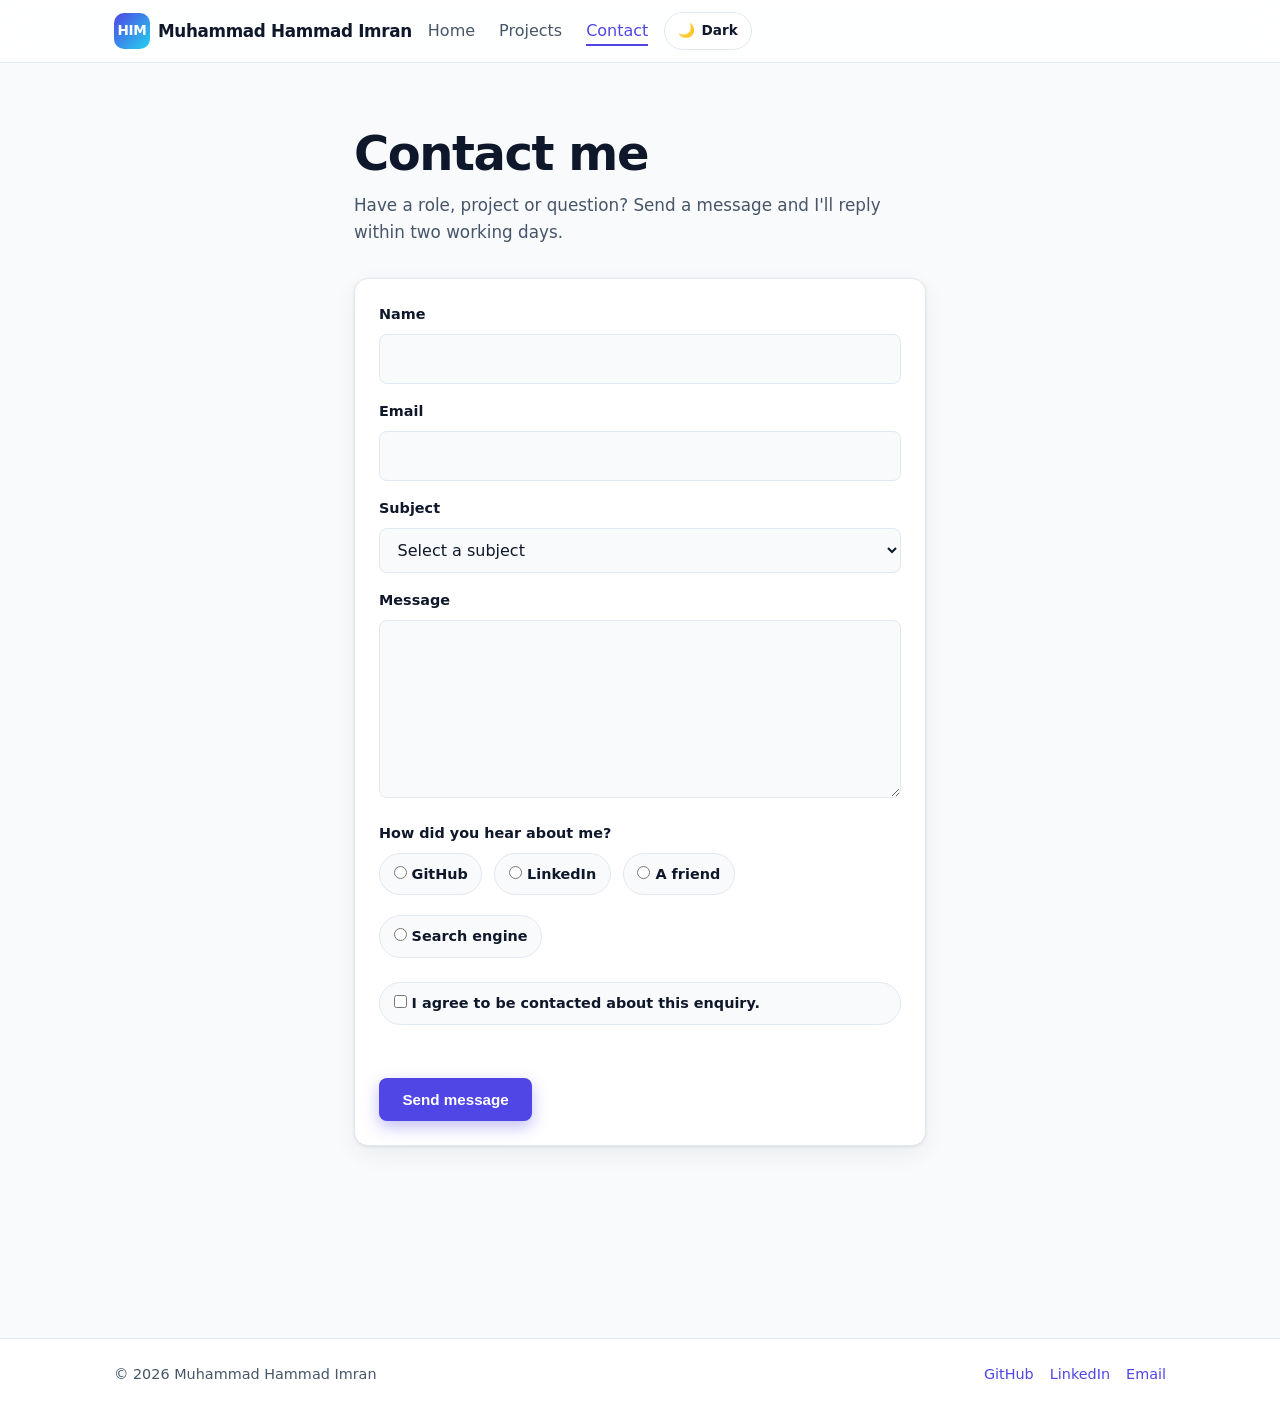
<file: contact.html>
<!DOCTYPE html>
<html lang="en">
<head>
  <meta charset="UTF-8" />
  <meta name="viewport" content="width=device-width, initial-scale=1.0" />
  <meta name="description" content="Contact Muhammad Hammad Imran — send a message about internships, freelance work or collaboration." />
  <title>Contact — Muhammad Hammad Imran</title>
  <link rel="stylesheet" href="styles.css" />
  <script src="theme.js" defer></script>
  <script src="contact.js" defer></script>
</head>
<body>

  <header class="site-header">
    <div class="container header-inner">
      <a href="index.html" class="brand" aria-label="Muhammad Hammad Imran — home">
        <span class="brand-mark" aria-hidden="true">HIM</span>
        <span class="brand-name">Muhammad Hammad Imran</span>
      </a>

      <nav aria-label="Main">
        <ul class="nav-list">
          <li><a href="index.html">Home</a></li>
          <li><a href="projects.html">Projects</a></li>
          <li><a href="contact.html" class="active" aria-current="page">Contact</a></li>
        </ul>
      </nav>

      <button id="theme-toggle" class="theme-toggle" type="button"
              aria-label="Switch to dark theme" aria-pressed="false">
        <span class="theme-icon" aria-hidden="true">🌙</span>
        <span class="theme-label">Dark</span>
      </button>
    </div>
  </header>

  <main>
    <section class="section" aria-labelledby="contact-heading">
      <div class="container page-narrow">

        <header class="page-heading">
          <h1 id="contact-heading">Contact me</h1>
          <p class="lede">
            Have a role, project or question? Send a message and I'll reply within
            two working days.
          </p>
        </header>

        <!-- noValidate lets JS show per-field errors instead of browser bubbles,
             while the HTML attributes remain as a real fallback for no-JS users -->
        <form id="contact-form" class="card form-card" action="#" method="post" novalidate>

          <!-- Name -->
          <div class="field">
            <label for="name">Name</label>
            <input id="name" name="name" type="text"
                   required minlength="3" maxlength="80"
                   autocomplete="name"
                   aria-describedby="name-error" />
            <p id="name-error" class="error" role="alert" hidden></p>
          </div>

          <!-- Email -->
          <div class="field">
            <label for="email">Email</label>
            <input id="email" name="email" type="email"
                   required
                   autocomplete="email"
                   aria-describedby="email-error" />
            <p id="email-error" class="error" role="alert" hidden></p>
          </div>

          <!-- Subject -->
          <div class="field">
            <label for="subject">Subject</label>
            <select id="subject" name="subject" required aria-describedby="subject-error">
              <option value="" disabled selected>Select a subject</option>
              <option value="internship">Internship opportunity</option>
              <option value="freelance">Freelance project</option>
              <option value="collab">Collaboration</option>
              <option value="other">Other</option>
            </select>
            <p id="subject-error" class="error" role="alert" hidden></p>
          </div>

          <!-- Message -->
          <div class="field">
            <label for="message">Message</label>
            <textarea id="message" name="message" rows="6"
                      required minlength="20" maxlength="1000"
                      aria-describedby="message-error"></textarea>
            <p id="message-error" class="error" role="alert" hidden></p>
          </div>

          <!-- How did you hear — fieldset + legend -->
          <fieldset class="field">
            <legend>How did you hear about me?</legend>
            <div class="radio-row">
              <label class="radio"><input type="radio" name="source" value="github" required /> <span>GitHub</span></label>
              <label class="radio"><input type="radio" name="source" value="linkedin" /> <span>LinkedIn</span></label>
              <label class="radio"><input type="radio" name="source" value="friend" /> <span>A friend</span></label>
              <label class="radio"><input type="radio" name="source" value="search" /> <span>Search engine</span></label>
            </div>
            <p id="source-error" class="error" role="alert" hidden></p>
          </fieldset>

          <!-- Consent -->
          <div class="field checkbox-row">
            <label class="checkbox">
              <input id="consent" name="consent" type="checkbox" required aria-describedby="consent-error" />
              <span>I agree to be contacted about this enquiry.</span>
            </label>
            <p id="consent-error" class="error" role="alert" hidden></p>
          </div>

          <p id="form-status" class="form-status" role="status" aria-live="polite"></p>

          <div class="form-actions">
            <button type="submit" class="btn btn-primary">Send message</button>
          </div>

        </form>
      </div>
    </section>
  </main>

  <footer class="site-footer">
    <div class="container footer-inner">
      <p>&copy; 2026 Muhammad Hammad Imran</p>
      <ul class="footer-links">
        <li><a href="https://github.com/" target="_blank" rel="noopener noreferrer">GitHub</a></li>
        <li><a href="https://www.linkedin.com/" target="_blank" rel="noopener noreferrer">LinkedIn</a></li>
        <li><a href="mailto:hello@example.com">Email</a></li>
      </ul>
    </div>
  </footer>

</body>
</html>
</file>
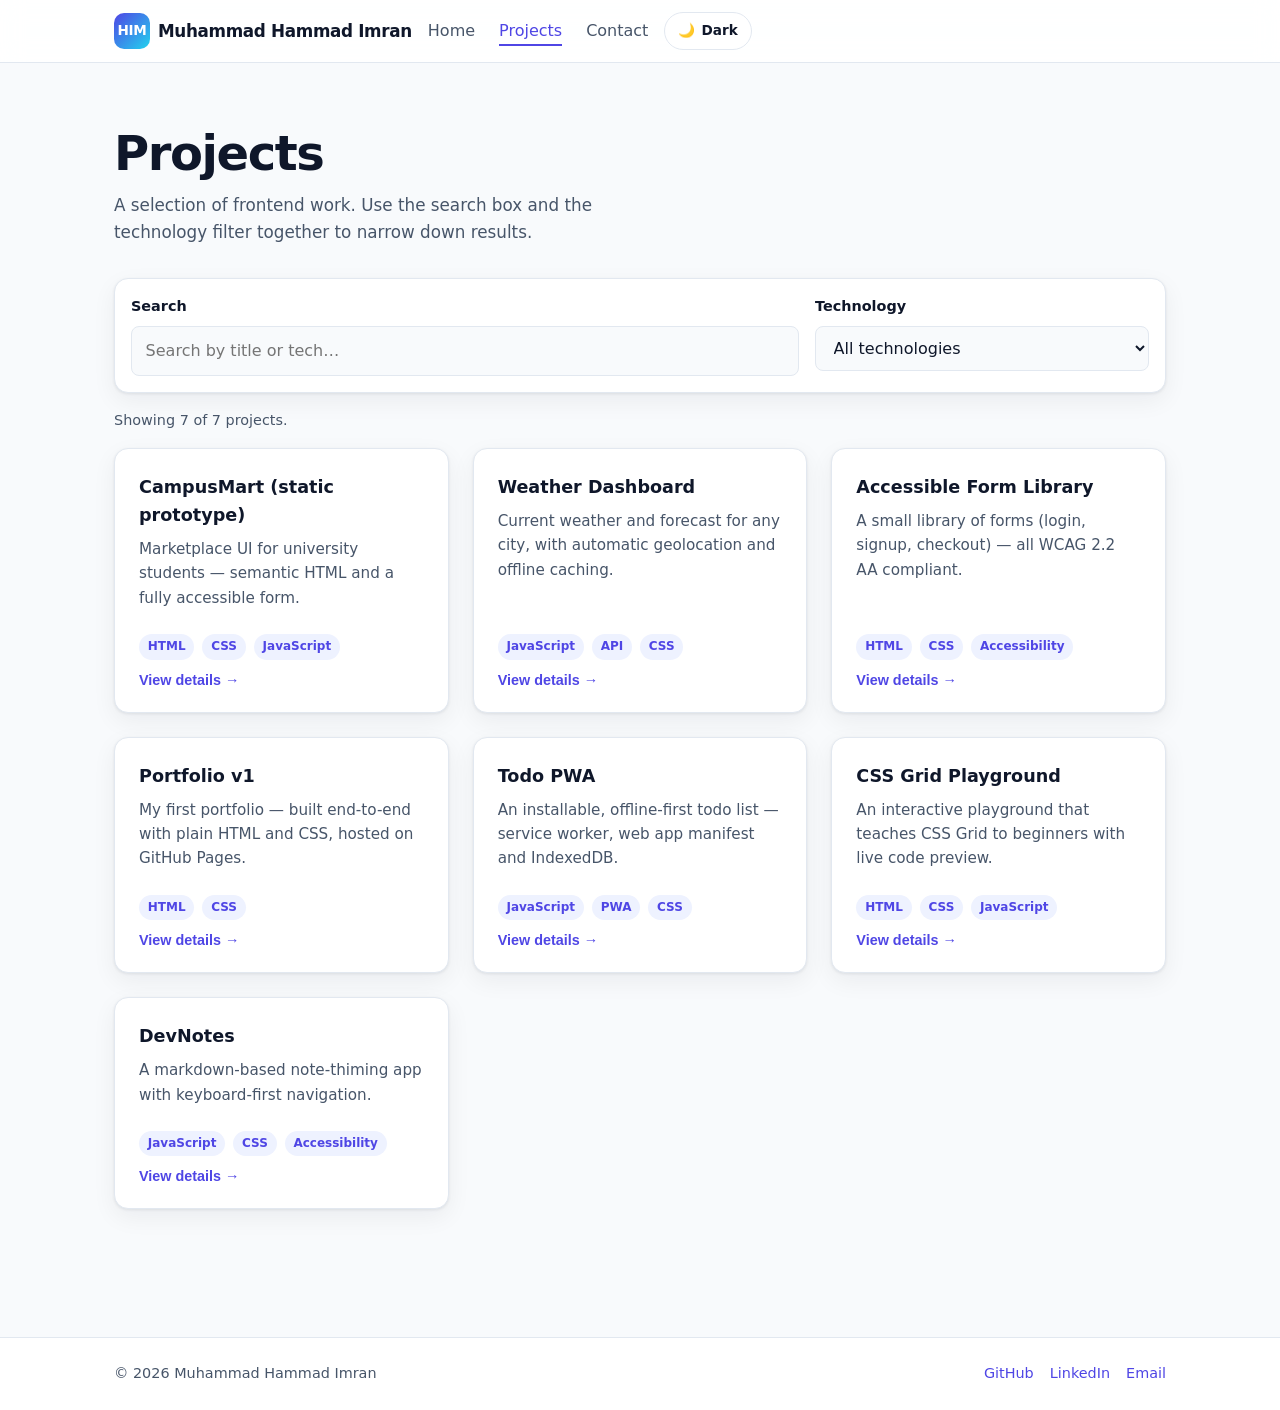
<file: projects.html>
<!DOCTYPE html>
<html lang="en">
<head>
  <meta charset="UTF-8" />
  <meta name="viewport" content="width=device-width, initial-scale=1.0" />
  <meta name="description" content="Selected frontend projects by Muhammad Hammad Imran — search and filter by technology to find relevant work." />
  <title>Projects — Muhammad Hammad Imran</title>
  <link rel="stylesheet" href="styles.css" />
  <script src="theme.js" defer></script>
  <script src="projects.js" defer></script>
</head>
<body>

  <header class="site-header">
    <div class="container header-inner">
      <a href="index.html" class="brand" aria-label="Muhammad Hammad Imran — home">
        <span class="brand-mark" aria-hidden="true">HIM</span>
        <span class="brand-name">Muhammad Hammad Imran</span>
      </a>

      <nav aria-label="Main">
        <ul class="nav-list">
          <li><a href="index.html">Home</a></li>
          <li><a href="projects.html" class="active" aria-current="page">Projects</a></li>
          <li><a href="contact.html">Contact</a></li>
        </ul>
      </nav>

      <button id="theme-toggle" class="theme-toggle" type="button"
              aria-label="Switch to dark theme" aria-pressed="false">
        <span class="theme-icon" aria-hidden="true">🌙</span>
        <span class="theme-label">Dark</span>
      </button>
    </div>
  </header>

  <main>
    <section class="section" aria-labelledby="projects-heading">
      <div class="container">

        <header class="page-heading">
          <h1 id="projects-heading">Projects</h1>
          <p class="lede">
            A selection of frontend work. Use the search box and the technology
            filter together to narrow down results.
          </p>
        </header>

        <!-- ===== Controls ===== -->
        <form class="controls" role="search" aria-label="Filter projects"
              onsubmit="return false;">
          <div class="field">
            <label for="search">Search</label>
            <input id="search" name="search" type="search"
                   placeholder="Search by title or tech…"
                   autocomplete="off" />
          </div>

          <div class="field">
            <label for="tech-filter">Technology</label>
            <select id="tech-filter" name="tech">
              <option value="">All technologies</option>
              <!-- options populated by JS from data -->
            </select>
          </div>
        </form>

        <!-- Live result count -->
        <p class="result-count" id="result-count" aria-live="polite">
          Loading projects…
        </p>

        <!-- ===== Grid (populated by JS) ===== -->
        <div id="project-grid" class="project-grid" aria-live="polite"></div>

        <!-- Empty state -->
        <p id="empty-state" class="empty-state" hidden>
          No projects found. Try a different search or filter.
        </p>

      </div>
    </section>
  </main>

  <footer class="site-footer">
    <div class="container footer-inner">
      <p>&copy; 2026 Muhammad Hammad Imran</p>
      <ul class="footer-links">
        <li><a href="https://github.com/" target="_blank" rel="noopener noreferrer">GitHub</a></li>
        <li><a href="https://www.linkedin.com/" target="_blank" rel="noopener noreferrer">LinkedIn</a></li>
        <li><a href="mailto:hello@example.com">Email</a></li>
      </ul>
    </div>
  </footer>

  <!-- ===== Project detail <dialog> (bonus feature) ===== -->
  <dialog id="project-dialog" class="project-dialog" aria-labelledby="dialog-title">
    <form method="dialog" class="dialog-inner">
      <button class="dialog-close" type="submit" aria-label="Close dialog">✕</button>
      <h2 id="dialog-title">Project title</h2>
      <p id="dialog-desc"></p>
      <p><strong>Year:</strong> <span id="dialog-year"></span></p>
      <p><strong>Tech:</strong> <span id="dialog-tech"></span></p>
      <p><a id="dialog-link" href="#" target="_blank" rel="noopener noreferrer" class="btn btn-primary">Open project ↗</a></p>
    </form>
  </dialog>

</body>
</html>
</file>
<file: styles.css>
/* ============================================================
   Muhammad Hammad Imran — Portfolio
   styles.css — hand-written CSS3, no frameworks.
   Mobile-first. Dark mode via [data-theme] + prefers-color-scheme.
   ============================================================ */

/* ---------- 1. Reset & box-sizing ---------- */
*,
*::before,
*::after {
  box-sizing: border-box;
  margin: 0;
  padding: 0;
}

html { -webkit-text-size-adjust: 100%; }

img { max-width: 100%; display: block; height: auto; }

/* ---------- 2. Design tokens ---------- */
:root {
  /* light theme (default) */
  --bg:            #f8fafc;
  --bg-alt:        #eef2ff;
  --surface:       #ffffff;
  --text:          #0f172a;
  --text-muted:    #475569;
  --border:        #e2e8f0;
  --brand:         #4f46e5;
  --brand-dark:    #4338ca;
  --brand-light:   #eef2ff;
  --danger:        #b91c1c;
  --success:       #15803d;

  --radius:        14px;
  --radius-sm:     8px;
  --space-1:       0.25rem;
  --space-2:       0.5rem;
  --space-3:       0.75rem;
  --space-4:       1rem;
  --space-6:       1.5rem;
  --space-8:       2rem;
  --space-12:      3rem;
  --space-16:      4rem;

  --maxw:          1100px;
  --font:          system-ui, -apple-system, "Segoe UI", Roboto, "Helvetica Neue", Arial, sans-serif;
  --shadow:        0 1px 3px rgba(15,23,42,.08), 0 8px 24px rgba(15,23,42,.06);
  --shadow-lg:     0 20px 40px rgba(15,23,42,.12);
  --transition:    180ms ease;
}

/* dark theme — applied when <html data-theme="dark"> */
[data-theme="dark"] {
  --bg:            #0b1220;
  --bg-alt:        #111a2e;
  --surface:       #141e35;
  --text:          #e2e8f0;
  --text-muted:    #94a3b8;
  --border:        #24314d;
  --brand:         #818cf8;
  --brand-dark:    #a5b4fc;
  --brand-light:   #1e293b;
  --shadow:        0 1px 3px rgba(0,0,0,.4), 0 8px 24px rgba(0,0,0,.35);
  --shadow-lg:     0 20px 40px rgba(0,0,0,.55);
}

/* OS preference — only when user has NOT chosen a theme */
@media (prefers-color-scheme: dark) {
  :root:not([data-theme="light"]):not([data-theme="dark"]) {
    --bg:          #0b1220;
    --bg-alt:      #111a2e;
    --surface:     #141e35;
    --text:        #e2e8f0;
    --text-muted:  #94a3b8;
    --border:      #24314d;
    --brand:       #818cf8;
    --brand-dark:  #a5b4fc;
    --brand-light: #1e293b;
    --shadow:      0 1px 3px rgba(0,0,0,.4), 0 8px 24px rgba(0,0,0,.35);
    --shadow-lg:   0 20px 40px rgba(0,0,0,.55);
  }
}

/* ---------- 3. Base elements ---------- */
body {
  font-family: var(--font);
  color: var(--text);
  background: var(--bg);
  line-height: 1.6;
  min-height: 100dvh;
  -webkit-font-smoothing: antialiased;
  transition: background var(--transition), color var(--transition);
}

a { color: var(--brand); text-decoration: none; }
a:hover { text-decoration: underline; }

/* Fluid heading sizes */
h1 { font-size: clamp(2rem, 5vw, 3rem); line-height: 1.1; letter-spacing: -0.03em; }
h2 { font-size: clamp(1.5rem, 3.5vw, 2rem); line-height: 1.2; }
h3 { font-size: 1.1rem; }

/* Visible focus — keyboard users */
:focus-visible {
  outline: 3px solid var(--brand);
  outline-offset: 2px;
  border-radius: 4px;
}

/* ---------- 4. Layout helpers ---------- */
.container {
  width: 100%;
  max-width: var(--maxw);
  margin-inline: auto;
  padding-inline: var(--space-6);
}
.page-narrow { max-width: 620px; }
.section     { padding-block: var(--space-16); }
.section-alt { background: var(--bg-alt); }
.section-title { text-align: center; margin-bottom: var(--space-8); }
.eyebrow {
  text-transform: uppercase;
  letter-spacing: 0.12em;
  font-size: 0.8rem;
  color: var(--text-muted);
  font-weight: 600;
}

/* ---------- 5. Header / navbar (Flexbox) ---------- */
.site-header {
  position: sticky;
  top: 0;
  z-index: 50;
  background: color-mix(in srgb, var(--surface) 88%, transparent);
  backdrop-filter: saturate(180%) blur(12px);
  -webkit-backdrop-filter: saturate(180%) blur(12px);
  border-bottom: 1px solid var(--border);
  transition: background var(--transition);
}

.header-inner {
  display: flex;
  align-items: center;
  gap: var(--space-4);
  padding-block: var(--space-3);
  flex-wrap: wrap;
}

.brand {
  display: flex;
  align-items: center;
  gap: var(--space-2);
  color: var(--text);
  font-weight: 800;
  letter-spacing: -0.02em;
  font-size: 1.05rem;
}
.brand:hover { text-decoration: none; }
.brand-mark {
  display: grid;
  place-items: center;
  width: 36px;
  height: 36px;
  border-radius: 10px;
  background: linear-gradient(135deg, var(--brand), #22d3ee);
  color: #fff;
  font-weight: 800;
  font-size: 0.85rem;
}

.nav-list {
  display: flex;
  gap: var(--space-6);
  list-style: none;
  margin-inline-start: auto; /* pushes toggle further right */
}
.nav-list a {
  color: var(--text-muted);
  font-weight: 500;
  padding-block: var(--space-1);
  border-bottom: 2px solid transparent;
  transition: color var(--transition), border-color var(--transition);
}
.nav-list a:hover,
.nav-list a.active {
  color: var(--brand);
  border-bottom-color: var(--brand);
  text-decoration: none;
}

/* theme toggle */
.theme-toggle {
  display: inline-flex;
  align-items: center;
  gap: 0.4rem;
  padding: 0.45rem 0.8rem;
  background: var(--surface);
  color: var(--text);
  border: 1px solid var(--border);
  border-radius: 999px;
  cursor: pointer;
  font: inherit;
  font-size: 0.85rem;
  font-weight: 600;
  transition: border-color var(--transition), background var(--transition);
}
.theme-toggle:hover { border-color: var(--brand); }

/* ---------- 6. Buttons ---------- */
.btn {
  display: inline-block;
  padding: 0.75rem 1.4rem;
  border-radius: var(--radius-sm);
  font-weight: 600;
  font-size: 0.95rem;
  border: 1px solid transparent;
  cursor: pointer;
  text-decoration: none;
  transition: transform var(--transition), background var(--transition), box-shadow var(--transition);
}
.btn:hover { text-decoration: none; transform: translateY(-1px); }
.btn:active { transform: translateY(0); }

.btn-primary {
  background: var(--brand);
  color: #fff;
  box-shadow: 0 6px 16px color-mix(in srgb, var(--brand) 35%, transparent);
}
.btn-primary:hover { background: var(--brand-dark); }

.btn-ghost {
  background: transparent;
  color: var(--brand);
  border-color: var(--border);
}
.btn-ghost:hover { background: var(--brand-light); }

/* ---------- 7. Hero ---------- */
.hero {
  background:
    radial-gradient(1200px 400px at 10% -10%, color-mix(in srgb, var(--brand) 15%, transparent) 0%, transparent 60%),
    radial-gradient(900px 400px at 110% 10%, rgba(34,211,238,.18) 0%, transparent 55%),
    var(--surface);
  border-bottom: 1px solid var(--border);
}
.hero-inner {
  display: grid;
  grid-template-columns: 1fr;
  gap: var(--space-8);
  padding-block: var(--space-16);
  align-items: center;
}
.hero-text h1 { margin-block: var(--space-2) var(--space-3); }
.role {
  color: var(--brand);
  font-weight: 600;
  font-size: 1.1rem;
  margin-bottom: var(--space-4);
}
.lede {
  color: var(--text-muted);
  font-size: 1.05rem;
  max-width: 52ch;
  margin-bottom: var(--space-6);
}
.cta-row {
  display: flex;
  flex-wrap: wrap;
  gap: var(--space-3);
}
.hero-portrait img {
  border-radius: var(--radius);
  box-shadow: var(--shadow-lg);
  margin-inline: auto;
  aspect-ratio: 1;
  object-fit: cover;
}

/* ---------- 8. About ---------- */
.about-copy {
  max-width: 62ch;
  margin-inline: auto;
  text-align: center;
  color: var(--text-muted);
  font-size: 1.05rem;
}

/* ---------- 9. Skills grid ---------- */
.skills-grid {
  list-style: none;
  display: grid;
  grid-template-columns: 1fr;
  gap: var(--space-4);
}
.skill {
  background: var(--surface);
  border: 1px solid var(--border);
  border-radius: var(--radius);
  padding: var(--space-6);
  box-shadow: var(--shadow);
  transition: transform var(--transition), box-shadow var(--transition), border-color var(--transition);
}
.skill:hover { transform: translateY(-3px); box-shadow: var(--shadow-lg); border-color: var(--brand); }
.skill h3 { color: var(--brand); margin-bottom: var(--space-2); }
.skill p  { color: var(--text-muted); font-size: 0.95rem; }

/* ---------- 10. Projects: controls ---------- */
.page-heading { margin-bottom: var(--space-8); }
.page-heading .lede { margin-top: var(--space-3); }

.controls {
  display: grid;
  grid-template-columns: 1fr;
  gap: var(--space-4);
  background: var(--surface);
  border: 1px solid var(--border);
  border-radius: var(--radius);
  padding: var(--space-4);
  margin-bottom: var(--space-4);
  box-shadow: var(--shadow);
}

.field { margin-bottom: 0; }
.field label,
.field legend {
  display: block;
  font-weight: 600;
  font-size: 0.9rem;
  margin-bottom: var(--space-2);
  color: var(--text);
}

input[type="text"],
input[type="email"],
input[type="search"],
select,
textarea {
  width: 100%;
  padding: 0.7rem 0.85rem;
  border: 1px solid var(--border);
  border-radius: var(--radius-sm);
  font: inherit;
  color: var(--text);
  background: var(--bg);
  transition: border-color var(--transition), box-shadow var(--transition), background var(--transition);
}
input:focus,
select:focus,
textarea:focus {
  outline: none;
  border-color: var(--brand);
  box-shadow: 0 0 0 3px color-mix(in srgb, var(--brand) 22%, transparent);
}
textarea { resize: vertical; min-height: 120px; }

.result-count {
  color: var(--text-muted);
  font-size: 0.9rem;
  margin-bottom: var(--space-4);
}

/* ---------- 11. Projects grid (CSS Grid) ---------- */
.project-grid {
  display: grid;
  grid-template-columns: 1fr;            /* 1 col on phones */
  gap: var(--space-6);
}

.project-card {
  display: flex;
  flex-direction: column;
  background: var(--surface);
  border: 1px solid var(--border);
  border-radius: var(--radius);
  padding: var(--space-6);
  box-shadow: var(--shadow);
  transition: transform var(--transition), box-shadow var(--transition), border-color var(--transition);
  height: 100%;
}
.project-card:hover { transform: translateY(-4px); box-shadow: var(--shadow-lg); border-color: var(--brand); }

.project-card h3 { color: var(--text); margin-bottom: var(--space-2); }
.project-card p  { color: var(--text-muted); font-size: 0.95rem; margin-bottom: var(--space-3); }

.tech-tags {
  display: flex;
  flex-wrap: wrap;
  gap: var(--space-2);
  list-style: none;
  margin-top: auto;
  padding-top: var(--space-3);
}
.tech-tags li {
  font-size: 0.75rem;
  font-weight: 600;
  padding: 0.2rem 0.55rem;
  border-radius: 999px;
  background: var(--brand-light);
  color: var(--brand);
}

.project-card .card-link {
  margin-top: var(--space-3);
  align-self: flex-start;
  font-weight: 600;
  font-size: 0.9rem;
  color: var(--brand);
}

/* Empty state */
.empty-state {
  text-align: center;
  padding: var(--space-12) var(--space-4);
  color: var(--text-muted);
  background: var(--surface);
  border: 1px dashed var(--border);
  border-radius: var(--radius);
}

/* ---------- 12. Contact form ---------- */
.card {
  background: var(--surface);
  border: 1px solid var(--border);
  border-radius: var(--radius);
  box-shadow: var(--shadow);
}
.form-card { padding: var(--space-6); margin-block: var(--space-4) var(--space-16); }
.form-card .field { margin-bottom: var(--space-4); }

.radio-row { display: flex; flex-wrap: wrap; gap: var(--space-3); }
.radio,
.checkbox {
  display: inline-flex;
  align-items: center;
  gap: 0.45rem;
  padding: 0.55rem 0.85rem;
  border: 1px solid var(--border);
  border-radius: 999px;
  cursor: pointer;
  font-size: 0.9rem;
  font-weight: 500;
  background: var(--bg);
  transition: border-color var(--transition), background var(--transition);
}
.radio:has(input:checked),
.checkbox:has(input:checked) {
  border-color: var(--brand);
  background: var(--brand-light);
  color: var(--brand);
}
.radio input,
.checkbox input { accent-color: var(--brand); }

fieldset.field { border: 0; padding: 0; margin-bottom: var(--space-4); }

.form-actions { display: flex; gap: var(--space-3); flex-wrap: wrap; margin-top: var(--space-4); }

.error {
  color: var(--danger);
  font-size: 0.85rem;
  margin-top: var(--space-1);
  font-weight: 500;
}
.form-status {
  margin-top: var(--space-3);
  font-size: 0.95rem;
  font-weight: 600;
  min-height: 1.4em;
}
.form-status.success { color: var(--success); }
.form-status.error   { color: var(--danger); }

/* ---------- 13. Dialog (bonus) ---------- */
.project-dialog {
  max-width: 520px;
  width: calc(100% - 2rem);
  border: 1px solid var(--border);
  border-radius: var(--radius);
  padding: 0;
  color: var(--text);
  background: var(--surface);
  box-shadow: var(--shadow-lg);
}
.project-dialog::backdrop {
  background: rgba(15, 23, 42, 0.55);
  backdrop-filter: blur(3px);
}
.dialog-inner { padding: var(--space-6); }
.dialog-close {
  float: right;
  border: none;
  background: transparent;
  color: var(--text-muted);
  font-size: 1.25rem;
  cursor: pointer;
  padding: 0.25rem 0.5rem;
  border-radius: var(--radius-sm);
}
.dialog-close:hover { color: var(--text); background: var(--bg); }
.project-dialog h2 { margin-bottom: var(--space-3); }
.project-dialog p  { margin-bottom: var(--space-3); color: var(--text-muted); }

/* ---------- 14. Footer ---------- */
.site-footer {
  background: var(--surface);
  border-top: 1px solid var(--border);
  padding-block: var(--space-6);
  margin-top: var(--space-16);
  font-size: 0.9rem;
  color: var(--text-muted);
}
.footer-inner {
  display: flex;
  flex-wrap: wrap;
  gap: var(--space-3);
  align-items: center;
  justify-content: space-between;
}
.footer-links {
  display: flex;
  gap: var(--space-4);
  list-style: none;
}

/* ---------- 15. Smooth scroll + reduced motion ---------- */
html { scroll-behavior: smooth; }

@media (prefers-reduced-motion: reduce) {
  *, *::before, *::after {
    animation-duration: 0.001ms !important;
    animation-iteration-count: 1 !important;
    transition-duration: 0.001ms !important;
    scroll-behavior: auto !important;
  }
}

/* ============================================================
   16. Responsive brehimpoints — mobile-first
   ============================================================ */
@media (min-width: 640px) {
  /* project grid: 2 columns */
  .project-grid { grid-template-columns: repeat(2, 1fr); }

  /* controls: search + select side by side */
  .controls { grid-template-columns: 2fr 1fr; }
}

@media (min-width: 1024px) {
  /* project grid: 3 columns */
  .project-grid { grid-template-columns: repeat(3, 1fr); }

  /* hero: 2 columns */
  .hero-inner { grid-template-columns: 1.15fr 0.85fr; }

  /* skills: 3 columns */
  .skills-grid { grid-template-columns: repeat(3, 1fr); }
}

/* Navbar collapse fallback on very small screens */
@media (max-width: 520px) {
  .header-inner { justify-content: space-between; }
  .nav-list { gap: var(--space-3); font-size: 0.9rem; margin-inline-start: 0; order: 3; width: 100%; justify-content: center; }
}
</file>
